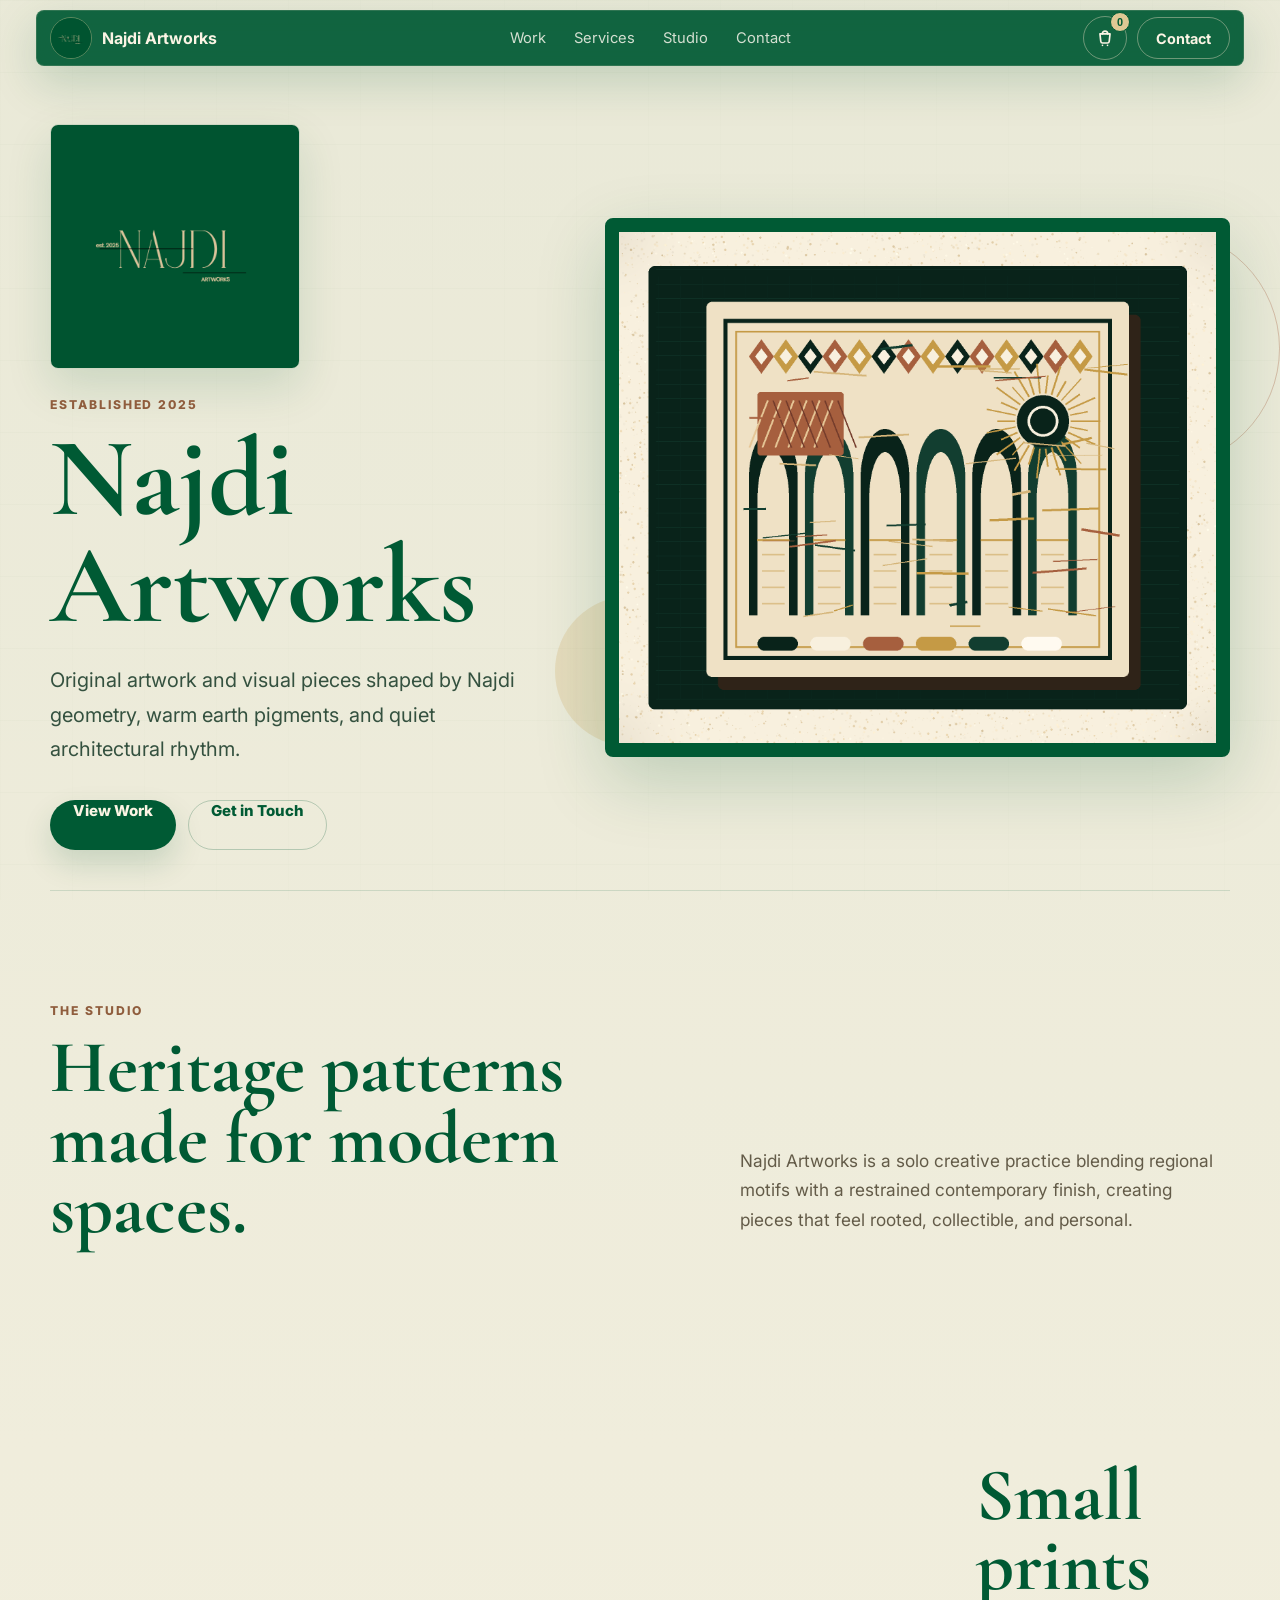
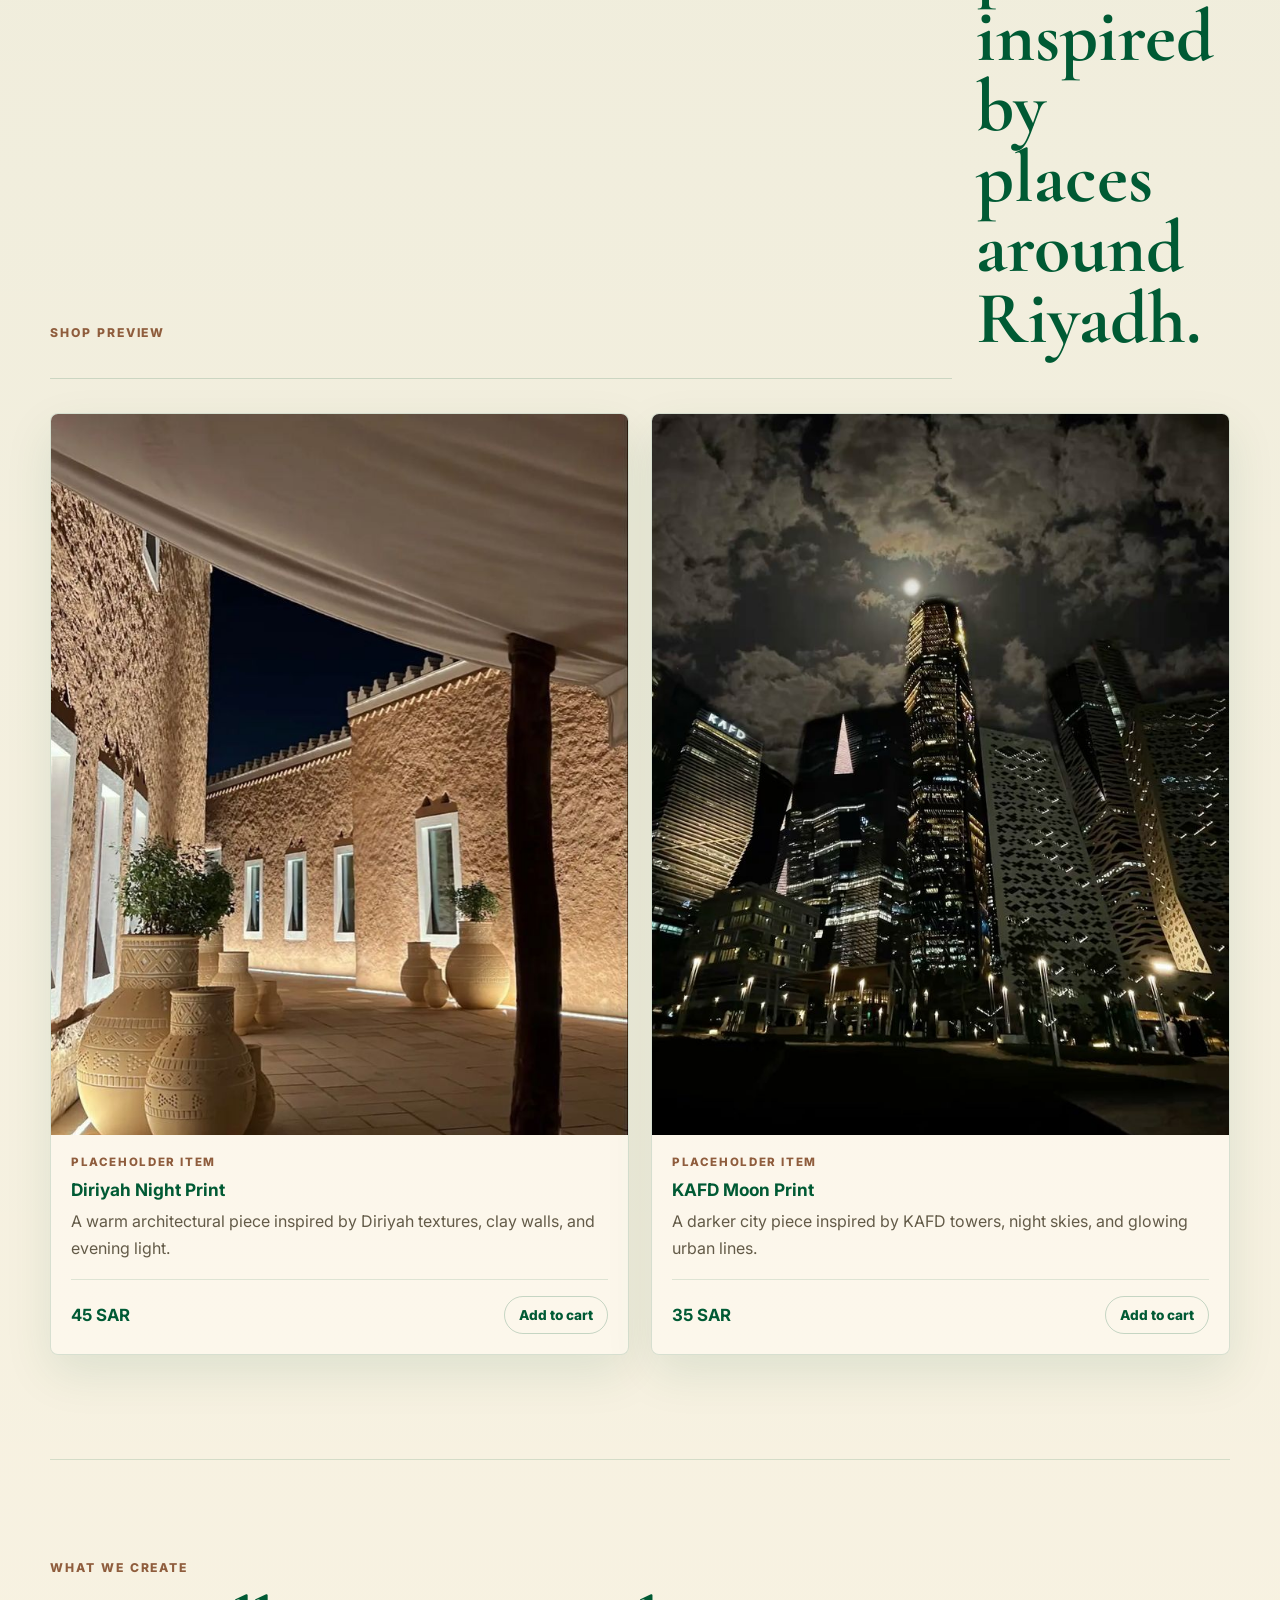
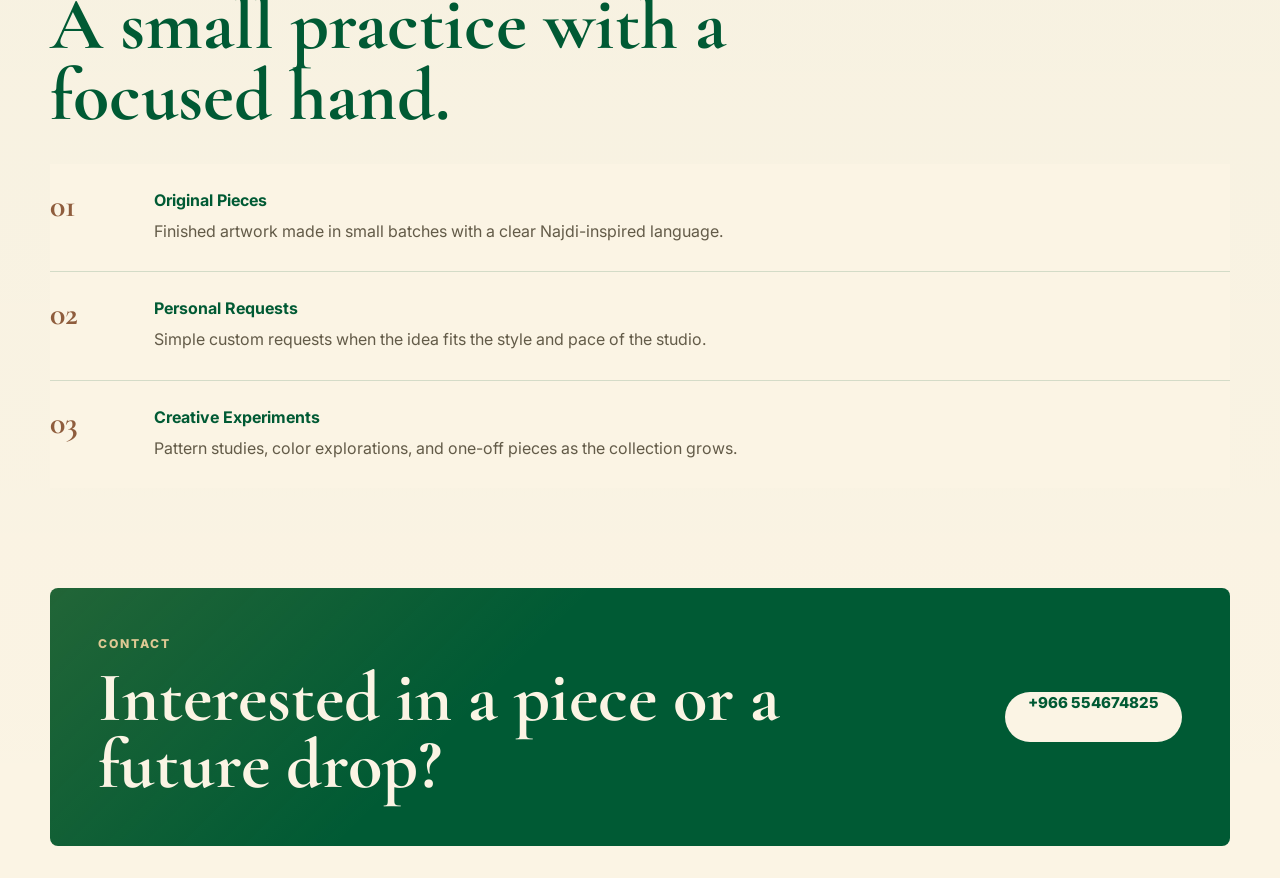
<file: index.html>
﻿<!DOCTYPE html>
<html lang="en">
  <head>
    <meta charset="UTF-8" />
    <meta name="viewport" content="width=device-width, initial-scale=1.0" />
    <title>Najdi Artworks | Contemporary Najdi-Inspired Art</title>
    <meta
      name="description"
      content="Najdi Artworks creates contemporary art, wall pieces, and custom visual work inspired by Najdi heritage, pattern, and material craft."
    />
    <link rel="preconnect" href="https://fonts.googleapis.com" />
    <link rel="preconnect" href="https://fonts.gstatic.com" crossorigin />
    <link
      href="https://fonts.googleapis.com/css2?family=Cormorant+Garamond:wght@600;700&family=Inter:wght@400;500;600;700&display=swap"
      rel="stylesheet"
    />
    <link rel="stylesheet" href="styles.css" />
  </head>
  <body>
    <header class="site-header">
      <a class="brand" href="#" aria-label="Najdi Artworks home">
        <img class="brand-logo" src="najdi-logo.png" alt="" aria-hidden="true" />
        <span>Najdi Artworks</span>
      </a>
      <nav class="nav-links" aria-label="Main navigation">
        <a href="#work">Work</a>
        <a href="#services">Services</a>
        <a href="#studio">Studio</a>
        <a href="#contact">Contact</a>
      </nav>
      <div class="header-controls">
        <button class="cart-button" type="button" aria-label="Open shopping cart" aria-expanded="false">
          <svg aria-hidden="true" viewBox="0 0 24 24">
            <path d="M6.5 7.5h11l-.9 8.2a2 2 0 0 1-2 1.8H9.4a2 2 0 0 1-2-1.8L6.5 7.5Z" />
            <path d="M9 7.5a3 3 0 0 1 6 0" />
            <path d="M9.2 20h.1" />
            <path d="M14.7 20h.1" />
          </svg>
          <span class="cart-count" aria-live="polite">0</span>
        </button>
        <a class="header-action" href="#contact">Contact</a>
      </div>
    </header>

    <aside class="cart-popover" aria-label="Shopping cart" aria-hidden="true">
      <div class="cart-head">
        <div>
          <p class="cart-kicker">Your cart</p>
          <h2>Shopping Cart</h2>
        </div>
        <button class="cart-close" type="button" aria-label="Close shopping cart">x</button>
      </div>
      <div class="cart-items" aria-live="polite">
        <p class="cart-empty">Your cart is empty.</p>
      </div>
      <div class="cart-summary">
        <span>Total</span>
        <strong class="cart-total">0 SAR</strong>
      </div>
      <button class="cart-clear" type="button">Clear cart</button>
      <a class="checkout-button" href="https://wa.me/966554674825" target="_blank" rel="noopener">Order via WhatsApp</a>
    </aside>

    <main>
      <section class="hero" aria-labelledby="hero-title">
        <div class="hero-copy">
          <img class="hero-logo" src="najdi-logo.png" alt="Najdi Artworks" />
          <p class="eyebrow">Established 2025</p>
          <h1 id="hero-title">Najdi Artworks</h1>
          <p class="hero-lede">
            Original artwork and visual pieces shaped by Najdi geometry, warm
            earth pigments, and quiet architectural rhythm.
          </p>
          <div class="hero-actions" aria-label="Primary actions">
            <a class="button button-primary" href="#work">View Work</a>
            <a class="button button-secondary" href="#contact">Get in Touch</a>
          </div>
        </div>
        <div class="hero-media" aria-label="Najdi Artworks visual preview">
          <img
            src="najdi-artworks-hero.png"
            alt="Layered Najdi-inspired artwork in dark green, sand, brass, and clay tones"
          />
        </div>
      </section>

      <section class="intro-band" id="studio" aria-labelledby="studio-title">
        <div class="section-kicker">The studio</div>
        <div class="intro-grid">
          <h2 id="studio-title">Heritage patterns made for modern spaces.</h2>
          <p>
            Najdi Artworks is a solo creative practice blending regional motifs
            with a restrained contemporary finish, creating pieces that feel
            rooted, collectible, and personal.
          </p>
        </div>
      </section>

      <section class="work-section" id="work" aria-labelledby="work-title">
        <div class="section-heading">
          <p class="eyebrow">Shop preview</p>
          <h2 id="work-title">Small prints inspired by places around Riyadh.</h2>
        </div>
        <div class="product-grid">
          <article class="product-card">
            <img
              src="diriyah-print.jpg"
              alt="Diriyah-inspired print placeholder showing traditional architecture at night"
            />
            <div class="product-info">
              <p class="product-tag">Placeholder item</p>
              <h3>Diriyah Night Print</h3>
              <p>A warm architectural piece inspired by Diriyah textures, clay walls, and evening light.</p>
              <div class="product-footer">
                <strong>45 SAR</strong>
                <button
                  type="button"
                  data-cart-add
                  data-name="Diriyah Night Print"
                  data-price="45"
                >
                  Add to cart
                </button>
              </div>
            </div>
          </article>
          <article class="product-card">
            <img
              src="kafd-print.jpg"
              alt="KAFD-inspired print placeholder showing Riyadh towers under night clouds"
            />
            <div class="product-info">
              <p class="product-tag">Placeholder item</p>
              <h3>KAFD Moon Print</h3>
              <p>A darker city piece inspired by KAFD towers, night skies, and glowing urban lines.</p>
              <div class="product-footer">
                <strong>35 SAR</strong>
                <button
                  type="button"
                  data-cart-add
                  data-name="KAFD Moon Print"
                  data-price="35"
                >
                  Add to cart
                </button>
              </div>
            </div>
          </article>
        </div>
      </section>

      <section class="services-section" id="services" aria-labelledby="services-title">
        <div class="section-heading compact">
          <p class="eyebrow">What we create</p>
          <h2 id="services-title">A small practice with a focused hand.</h2>
        </div>
        <div class="service-list">
          <article class="service-item">
            <span>01</span>
            <div>
              <h3>Original Pieces</h3>
              <p>Finished artwork made in small batches with a clear Najdi-inspired language.</p>
            </div>
          </article>
          <article class="service-item">
            <span>02</span>
            <div>
              <h3>Personal Requests</h3>
              <p>Simple custom requests when the idea fits the style and pace of the studio.</p>
            </div>
          </article>
          <article class="service-item">
            <span>03</span>
            <div>
              <h3>Creative Experiments</h3>
              <p>Pattern studies, color explorations, and one-off pieces as the collection grows.</p>
            </div>
          </article>
        </div>
      </section>

      <section class="contact-band" id="contact" aria-labelledby="contact-title">
        <div>
          <p class="eyebrow">Contact</p>
          <h2 id="contact-title">Interested in a piece or a future drop?</h2>
        </div>
        <a
          class="button button-primary light"
          href="https://wa.me/966554674825?text=Hello%20Najdi%20Artworks%2C%20I%20would%20like%20to%20ask%20about%20your%20artwork."
          target="_blank"
          rel="noopener"
        >
          +966 554674825
        </a>
      </section>
    </main>
    <script src="script.js"></script>
  </body>
</html>
</file>
<file: styles.css>
:root {
  --green-950: #005a34;
  --green-900: #00653b;
  --green-800: #087045;
  --sand-50: #fbf4e4;
  --sand-100: #ead8ae;
  --sand-200: #d6bd83;
  --clay: #8f5d3d;
  --brass: #dec894;
  --ink: #133323;
  --muted: #635b48;
  --white: #fffaf0;
  --shadow: 0 24px 70px rgba(0, 90, 52, 0.2);
  --radius: 8px;
  color-scheme: light;
}

* {
  box-sizing: border-box;
}

html {
  scroll-behavior: smooth;
}

body {
  margin: 0;
  min-width: 320px;
  overflow-x: clip;
  background:
    linear-gradient(180deg, rgba(0, 90, 52, 0.07), rgba(0, 90, 52, 0)),
    var(--sand-50);
  color: var(--ink);
  font-family: Inter, Arial, sans-serif;
}

body::before {
  content: "";
  position: fixed;
  inset: 0;
  z-index: -1;
  pointer-events: none;
  opacity: 0.28;
  background-image:
    linear-gradient(rgba(0, 90, 52, 0.06) 1px, transparent 1px),
    linear-gradient(90deg, rgba(0, 90, 52, 0.04) 1px, transparent 1px);
  background-size: 72px 72px;
}

img {
  display: block;
  max-width: 100%;
}

a {
  color: inherit;
  text-decoration: none;
}

.site-header {
  position: sticky;
  top: 0;
  z-index: 20;
  display: grid;
  grid-template-columns: auto 1fr auto;
  align-items: center;
  gap: 24px;
  width: min(1180px, calc(100% - 40px));
  min-height: 76px;
  margin: 0 auto;
  color: var(--sand-50);
}

.site-header::before {
  content: "";
  position: absolute;
  inset: 10px -14px;
  z-index: -1;
  border: 1px solid rgba(239, 225, 197, 0.14);
  border-radius: var(--radius);
  background: rgba(0, 90, 52, 0.93);
  box-shadow: 0 16px 46px rgba(0, 90, 52, 0.18);
  backdrop-filter: blur(16px);
}

.brand,
.nav-links,
.hero-actions,
.contact-band,
.header-action,
.header-controls,
.cart-button {
  display: flex;
  align-items: center;
}

.brand {
  gap: 10px;
  font-weight: 700;
  white-space: nowrap;
}

.brand-logo {
  width: 42px;
  height: 42px;
  object-fit: cover;
  border: 1px solid rgba(222, 200, 148, 0.36);
  border-radius: 50%;
}

.nav-links {
  justify-content: center;
  gap: 28px;
  font-size: 0.92rem;
  color: rgba(255, 250, 240, 0.82);
}

.nav-links a,
.header-action,
.button,
.cart-button,
.product-footer button,
.cart-close,
.checkout-button,
.quantity-button {
  transition:
    transform 180ms ease,
    background 180ms ease,
    color 180ms ease,
    border-color 180ms ease;
}

.nav-links a:hover {
  color: var(--white);
}

.header-action {
  justify-content: center;
  min-height: 42px;
  padding: 0 18px;
  border: 1px solid rgba(239, 225, 197, 0.42);
  border-radius: 999px;
  color: var(--sand-50);
  font-size: 0.9rem;
  font-weight: 700;
}

.header-action:hover {
  transform: translateY(-1px);
  background: var(--sand-50);
  color: var(--green-950);
}

.header-controls {
  justify-content: flex-end;
  gap: 10px;
}

.cart-button {
  position: relative;
  justify-content: center;
  width: 44px;
  height: 44px;
  border: 1px solid rgba(239, 225, 197, 0.42);
  border-radius: 50%;
  background: transparent;
  color: var(--sand-50);
  cursor: pointer;
}

.cart-button:hover,
.cart-button[aria-expanded="true"] {
  transform: translateY(-1px);
  background: var(--sand-50);
  color: var(--green-950);
}

.cart-button svg {
  width: 22px;
  height: 22px;
  fill: none;
  stroke: currentColor;
  stroke-linecap: round;
  stroke-linejoin: round;
  stroke-width: 1.8;
}

.cart-count {
  position: absolute;
  right: -4px;
  top: -5px;
  display: grid;
  min-width: 20px;
  height: 20px;
  place-items: center;
  padding: 0 5px;
  border: 1px solid var(--green-950);
  border-radius: 999px;
  background: var(--brass);
  color: var(--green-950);
  font-size: 0.68rem;
  font-weight: 900;
  line-height: 1;
}

.cart-popover {
  position: fixed;
  top: 86px;
  right: max(18px, calc((100vw - 1180px) / 2));
  z-index: 30;
  width: min(380px, calc(100vw - 28px));
  max-height: calc(100svh - 112px);
  overflow: auto;
  padding: 18px;
  border: 1px solid rgba(0, 90, 52, 0.18);
  border-radius: var(--radius);
  background: rgba(255, 250, 240, 0.98);
  box-shadow: 0 28px 70px rgba(0, 90, 52, 0.24);
  opacity: 0;
  pointer-events: none;
  transform: translateY(-10px);
  transition:
    opacity 180ms ease,
    transform 180ms ease;
}

.cart-popover.is-open {
  opacity: 1;
  pointer-events: auto;
  transform: translateY(0);
}

.cart-head,
.cart-summary,
.cart-line,
.cart-line-controls {
  display: flex;
  align-items: center;
}

.cart-head {
  justify-content: space-between;
  gap: 16px;
  margin-bottom: 16px;
}

.cart-kicker {
  margin-bottom: 4px;
  color: var(--clay);
  font-size: 0.7rem;
  font-weight: 800;
  letter-spacing: 0.14em;
  text-transform: uppercase;
}

.cart-head h2 {
  font-size: 1.85rem;
}

.cart-close {
  display: grid;
  width: 38px;
  height: 38px;
  place-items: center;
  border: 1px solid rgba(0, 90, 52, 0.18);
  border-radius: 50%;
  background: transparent;
  color: var(--green-950);
  cursor: pointer;
  font-size: 1.4rem;
  line-height: 1;
}

.cart-close:hover {
  background: var(--green-950);
  color: var(--sand-50);
}

.cart-items {
  display: grid;
  gap: 12px;
  min-height: 70px;
}

.cart-empty {
  margin: 0;
  padding: 18px;
  border: 1px dashed rgba(0, 90, 52, 0.24);
  border-radius: var(--radius);
  color: var(--muted);
  text-align: center;
}

.cart-line {
  justify-content: space-between;
  gap: 14px;
  padding: 12px 0;
  border-bottom: 1px solid rgba(0, 90, 52, 0.12);
}

.cart-line h3 {
  margin: 0 0 4px;
  font-size: 0.95rem;
}

.cart-line p {
  margin: 0;
  color: var(--muted);
  font-size: 0.84rem;
}

.cart-line-controls {
  flex: 0 0 auto;
  gap: 8px;
}

.quantity-button {
  display: grid;
  width: 30px;
  height: 30px;
  place-items: center;
  border: 1px solid rgba(0, 90, 52, 0.22);
  border-radius: 50%;
  background: transparent;
  color: var(--green-950);
  cursor: pointer;
  font-weight: 900;
}

.quantity-button:hover {
  background: var(--green-950);
  color: var(--sand-50);
}

.cart-quantity {
  min-width: 18px;
  color: var(--green-950);
  font-weight: 800;
  text-align: center;
}

.cart-summary {
  justify-content: space-between;
  margin-top: 16px;
  padding-top: 16px;
  border-top: 1px solid rgba(0, 90, 52, 0.18);
  color: var(--green-950);
  font-weight: 800;
}

.checkout-button {
  display: flex;
  align-items: center;
  justify-content: center;
  min-height: 46px;
  margin-top: 14px;
  border-radius: 999px;
  background: var(--green-950);
  color: var(--sand-50);
  font-size: 0.92rem;
  font-weight: 900;
}

.cart-clear {
  width: 100%;
  min-height: 40px;
  margin-top: 12px;
  border: 1px solid rgba(0, 90, 52, 0.18);
  border-radius: 999px;
  background: transparent;
  color: var(--green-950);
  cursor: pointer;
  font-family: inherit;
  font-size: 0.86rem;
  font-weight: 800;
}

.cart-clear:hover {
  background: rgba(0, 90, 52, 0.07);
}

.checkout-button:hover {
  background: var(--green-800);
  transform: translateY(-1px);
}

.hero {
  display: grid;
  grid-template-columns: minmax(0, 0.88fr) minmax(360px, 1.12fr);
  align-items: center;
  gap: clamp(32px, 5vw, 72px);
  width: min(1180px, calc(100% - 40px));
  min-height: calc(100svh - 96px);
  margin: -76px auto 0;
  padding: 124px 0 40px;
}

.hero-copy {
  min-width: 0;
  max-width: 600px;
}

.eyebrow,
.section-kicker {
  margin: 0 0 14px;
  color: var(--clay);
  font-size: 0.76rem;
  font-weight: 800;
  letter-spacing: 0.16em;
  text-transform: uppercase;
}

h1,
h2,
h3,
p {
  margin-top: 0;
}

h1,
h2 {
  font-family: "Cormorant Garamond", Georgia, serif;
  font-weight: 700;
  line-height: 0.95;
}

h1 {
  max-width: 8.6ch;
  margin-bottom: 24px;
  color: var(--green-950);
  font-size: clamp(4rem, 9.2vw, 7rem);
}

.hero-logo {
  width: min(250px, 68vw);
  height: auto;
  margin: 0 0 28px;
  border: 1px solid rgba(0, 90, 52, 0.12);
  border-radius: var(--radius);
  box-shadow: 0 18px 46px rgba(0, 90, 52, 0.14);
}

h2 {
  margin-bottom: 0;
  color: var(--green-950);
  font-size: clamp(2.5rem, 5.8vw, 5.25rem);
}

h3 {
  color: var(--green-950);
  font-size: 1rem;
  line-height: 1.25;
}

.hero-lede {
  max-width: 560px;
  margin-bottom: 34px;
  color: #34513f;
  font-size: clamp(1.05rem, 2.1vw, 1.25rem);
  line-height: 1.72;
}

.hero-actions {
  flex-wrap: wrap;
  gap: 12px;
}

.button {
  justify-content: center;
  min-height: 50px;
  padding: 0 22px;
  border: 1px solid transparent;
  border-radius: 999px;
  font-size: 0.94rem;
  font-weight: 800;
}

.button:hover {
  transform: translateY(-2px);
}

.button-primary {
  background: var(--green-950);
  color: var(--sand-50);
  box-shadow: 0 14px 30px rgba(0, 90, 52, 0.16);
}

.button-primary:hover {
  background: var(--green-800);
}

.button-secondary {
  border-color: rgba(0, 90, 52, 0.24);
  color: var(--green-950);
}

.button-secondary:hover {
  border-color: var(--green-950);
  background: rgba(0, 90, 52, 0.06);
}

.button.light {
  background: var(--sand-50);
  color: var(--green-950);
  box-shadow: none;
}

.hero-media {
  position: relative;
  isolation: isolate;
}

.hero-media::before,
.hero-media::after {
  content: "";
  position: absolute;
  z-index: -1;
  border-radius: 50%;
}

.hero-media::before {
  width: 38%;
  aspect-ratio: 1;
  right: -8%;
  top: 2%;
  border: 1px solid rgba(166, 95, 62, 0.32);
}

.hero-media::after {
  width: 24%;
  aspect-ratio: 1;
  left: -8%;
  bottom: 2%;
  background: rgba(197, 154, 69, 0.2);
}

.hero-media img {
  width: 100%;
  aspect-ratio: 1.16;
  object-fit: cover;
  border: 14px solid var(--green-950);
  border-radius: var(--radius);
  box-shadow: var(--shadow);
}

.intro-band,
.work-section,
.services-section,
.contact-band {
  width: min(1180px, calc(100% - 40px));
  margin-inline: auto;
}

.intro-band {
  padding: clamp(56px, 9vw, 112px) 0;
  border-top: 1px solid rgba(0, 90, 52, 0.14);
}

.intro-grid {
  display: grid;
  grid-template-columns: minmax(0, 0.95fr) minmax(280px, 0.75fr);
  gap: clamp(28px, 6vw, 70px);
  align-items: end;
}

.intro-grid p,
.service-item p,
.work-card p {
  color: var(--muted);
  line-height: 1.7;
}

.intro-grid p {
  margin-bottom: 10px;
  font-size: 1.08rem;
}

.work-section {
  padding: clamp(56px, 9vw, 104px) 0;
}

.section-heading {
  display: grid;
  grid-template-columns: minmax(0, 0.78fr) minmax(230px, 0.22fr);
  gap: 24px;
  align-items: end;
  margin-bottom: 34px;
}

.section-heading::after {
  content: "";
  width: 100%;
  height: 1px;
  background: rgba(0, 90, 52, 0.16);
}

.section-heading.compact {
  display: block;
  max-width: 760px;
}

.section-heading.compact::after {
  display: none;
}

.work-grid,
.product-grid {
  display: grid;
  grid-template-columns: repeat(3, minmax(0, 1fr));
  gap: 18px;
}

.product-grid {
  grid-template-columns: repeat(2, minmax(0, 1fr));
  gap: 22px;
}

.work-card {
  min-height: 360px;
  padding: 18px;
  border: 1px solid rgba(0, 90, 52, 0.13);
  border-radius: var(--radius);
  background: rgba(255, 250, 240, 0.55);
}

.product-card {
  overflow: hidden;
  border: 1px solid rgba(0, 90, 52, 0.15);
  border-radius: var(--radius);
  background: rgba(255, 250, 240, 0.68);
  box-shadow: 0 18px 48px rgba(0, 90, 52, 0.1);
}

.product-card img {
  width: 100%;
  aspect-ratio: 4 / 5;
  object-fit: cover;
  background: var(--green-950);
}

.product-info {
  padding: 20px;
}

.product-tag {
  margin-bottom: 10px;
  color: var(--clay);
  font-size: 0.72rem;
  font-weight: 800;
  letter-spacing: 0.14em;
  text-transform: uppercase;
}

.product-info h3 {
  margin-bottom: 8px;
  font-size: 1.08rem;
}

.product-info p:not(.product-tag) {
  margin-bottom: 18px;
  color: var(--muted);
  line-height: 1.65;
}

.product-footer {
  display: flex;
  align-items: center;
  justify-content: space-between;
  gap: 14px;
  padding-top: 16px;
  border-top: 1px solid rgba(0, 90, 52, 0.12);
}

.product-footer strong {
  color: var(--green-950);
  font-size: 1.05rem;
}

.product-footer button {
  display: inline-flex;
  align-items: center;
  justify-content: center;
  min-height: 38px;
  padding: 0 14px;
  border: 1px solid rgba(0, 90, 52, 0.22);
  border-radius: 999px;
  background: transparent;
  color: var(--green-950);
  cursor: pointer;
  font-family: inherit;
  font-size: 0.85rem;
  font-weight: 800;
}

.product-footer button:hover {
  background: var(--green-950);
  color: var(--sand-50);
}

.pattern {
  width: 100%;
  aspect-ratio: 1.15;
  margin-bottom: 22px;
  overflow: hidden;
  border-radius: calc(var(--radius) - 2px);
  background-color: var(--green-950);
}

.pattern-arches {
  background-image:
    radial-gradient(circle at 50% 100%, transparent 32%, var(--sand-100) 33% 36%, transparent 37%),
    radial-gradient(circle at 50% 100%, transparent 54%, rgba(197, 154, 69, 0.75) 55% 58%, transparent 59%),
    linear-gradient(90deg, rgba(255, 250, 240, 0.08) 1px, transparent 1px);
  background-size: 96px 100%, 96px 100%, 24px 100%;
}

.pattern-weave {
  background:
    linear-gradient(135deg, transparent 38%, rgba(248, 240, 222, 0.82) 39% 43%, transparent 44%),
    linear-gradient(45deg, transparent 38%, rgba(197, 154, 69, 0.68) 39% 43%, transparent 44%),
    linear-gradient(90deg, rgba(166, 95, 62, 0.78), rgba(9, 35, 26, 0.95));
  background-size: 42px 42px, 42px 42px, 100% 100%;
}

.pattern-sun {
  background:
    radial-gradient(circle at 50% 48%, var(--brass) 0 14%, transparent 15%),
    repeating-conic-gradient(from 0deg, rgba(248, 240, 222, 0.85) 0 5deg, transparent 5deg 16deg),
    radial-gradient(circle at 50% 50%, var(--green-800), var(--green-950) 68%);
}

.work-card h3,
.service-item h3 {
  margin-bottom: 8px;
}

.work-card p,
.service-item p {
  margin-bottom: 0;
}

.services-section {
  padding: clamp(56px, 9vw, 100px) 0;
  border-top: 1px solid rgba(0, 90, 52, 0.14);
}

.service-list {
  display: grid;
  gap: 1px;
  margin-top: 34px;
  background: rgba(0, 90, 52, 0.15);
}

.service-item {
  display: grid;
  grid-template-columns: 80px minmax(0, 1fr);
  gap: 24px;
  align-items: start;
  padding: 26px 0;
  background: var(--sand-50);
}

.service-item span {
  color: var(--clay);
  font-family: "Cormorant Garamond", Georgia, serif;
  font-size: 2rem;
  font-weight: 700;
  line-height: 1;
}

.contact-band {
  justify-content: space-between;
  gap: 28px;
  margin-bottom: 32px;
  padding: clamp(28px, 5vw, 48px);
  border-radius: var(--radius);
  background:
    linear-gradient(135deg, rgba(197, 154, 69, 0.17), transparent 38%),
    var(--green-950);
  color: var(--sand-50);
}

.contact-band h2 {
  max-width: 750px;
  color: var(--sand-50);
  font-size: clamp(2.4rem, 5.5vw, 5rem);
}

.contact-band .eyebrow {
  color: var(--brass);
}

@media (max-width: 900px) {
  .site-header {
    grid-template-columns: minmax(0, 1fr) auto;
    width: min(100% - 28px, 680px);
    min-height: 68px;
  }

  .site-header::before {
    inset: 8px -8px;
  }

  .nav-links {
    display: none;
  }

  .hero {
    grid-template-columns: minmax(0, 1fr);
    width: min(100% - 28px, 680px);
    min-height: auto;
    margin-top: -68px;
    padding: 116px 0 28px;
  }

  h1 {
    max-width: 8.6ch;
    font-size: clamp(3.4rem, 17vw, 5.8rem);
  }

  .hero-media {
    order: -1;
  }

  .hero-media img {
    border-width: 10px;
  }

  .intro-band,
  .work-section,
  .services-section,
  .contact-band {
    width: min(100% - 28px, 680px);
  }

  .intro-grid,
  .section-heading,
  .work-grid,
  .product-grid {
    grid-template-columns: 1fr;
  }

  .section-heading::after {
    display: none;
  }

  .work-card {
    min-height: auto;
  }

  .pattern {
    aspect-ratio: 1.8;
  }

  .contact-band {
    align-items: flex-start;
    flex-direction: column;
  }
}

@media (max-width: 520px) {
  .site-header {
    gap: 12px;
  }

  .brand {
    min-width: 0;
    font-size: 0.94rem;
  }

  .brand span:last-child {
    overflow: hidden;
    text-overflow: ellipsis;
  }

  .brand-mark {
    flex: 0 0 auto;
  }

  .header-action {
    display: none;
  }

  .cart-button {
    width: 40px;
    height: 40px;
  }

  .cart-popover {
    top: 76px;
    right: 14px;
  }

  .product-footer {
    align-items: flex-start;
    flex-direction: column;
  }

  .product-footer button {
    width: 100%;
  }

  .header-action {
    min-height: 38px;
    padding-inline: 14px;
    font-size: 0.82rem;
  }

  .hero-actions,
  .button {
    width: 100%;
  }

  .service-item {
    grid-template-columns: 48px minmax(0, 1fr);
    gap: 14px;
  }
}
</file>
